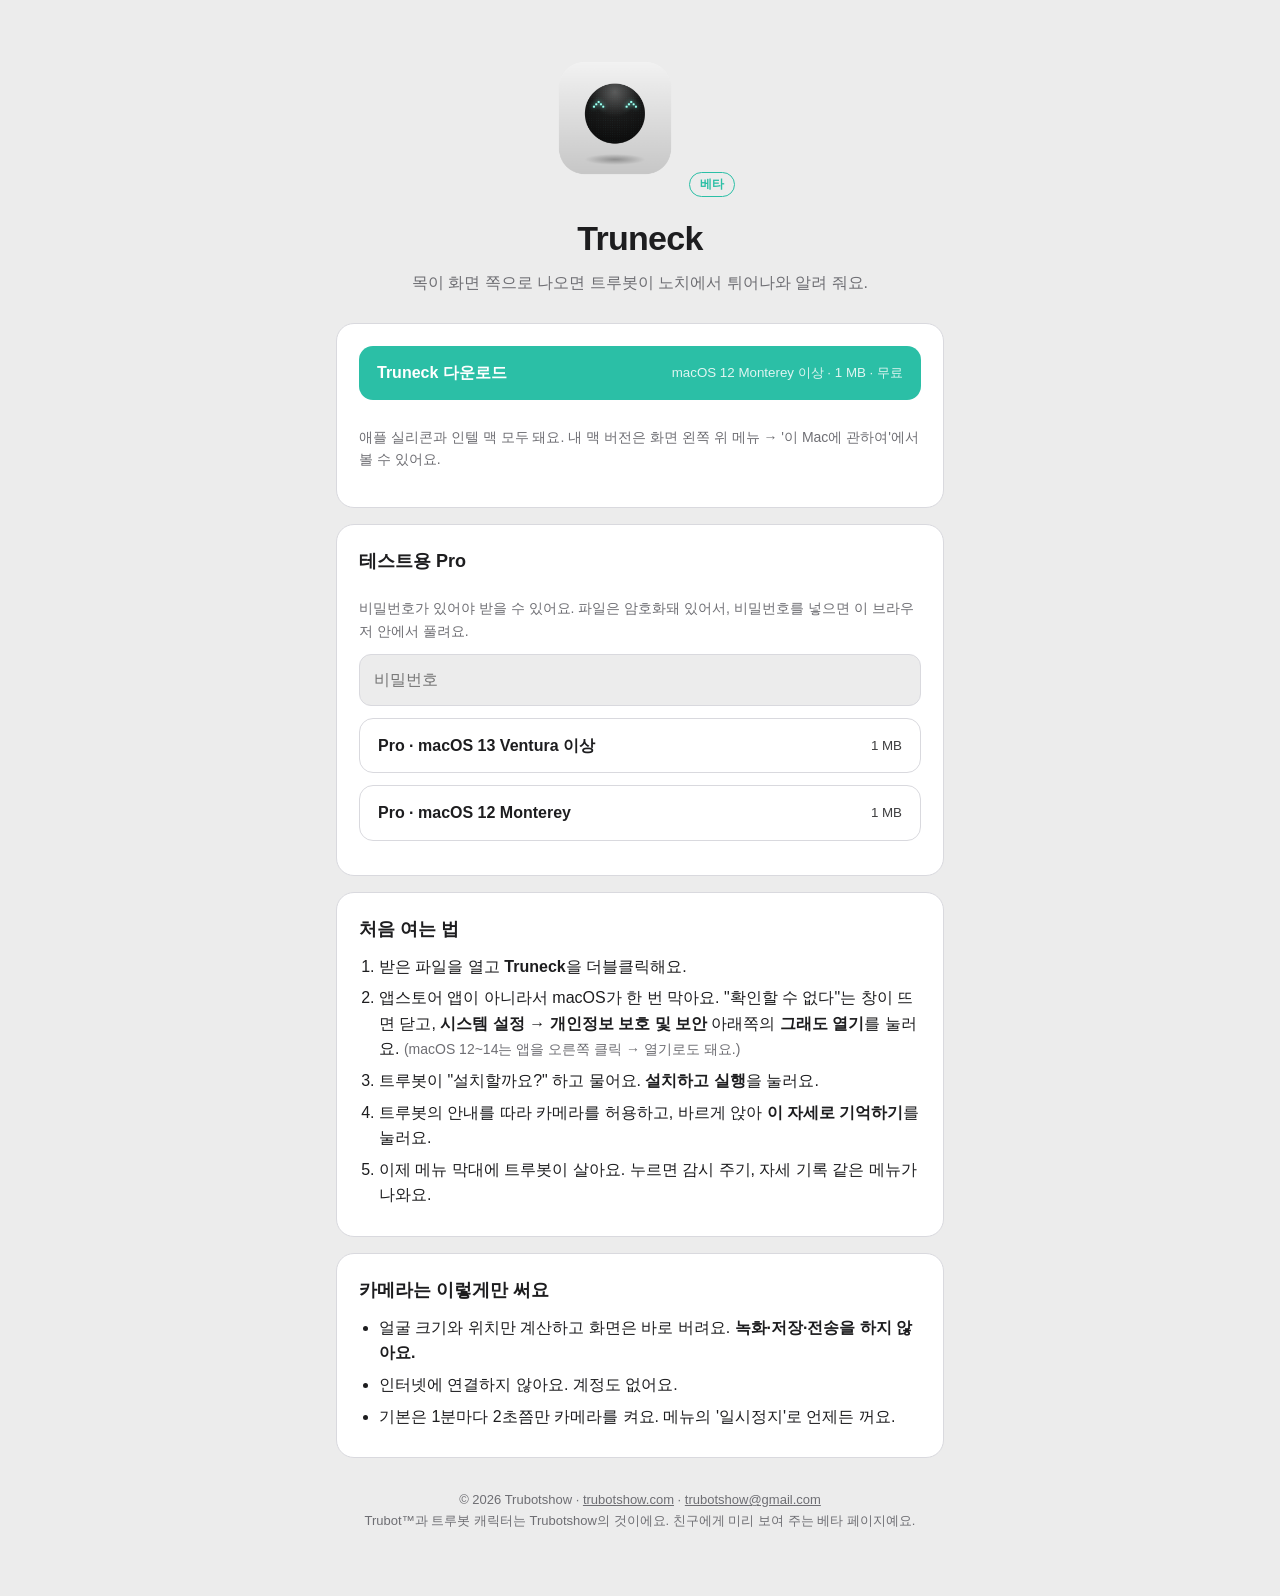
<file: truneck-beta/index.html>
<!DOCTYPE html>
<!-- © 2026 Trubotshow. All rights reserved. Trubot™ and the Trubot character belong to Trubotshow. -->
<html lang="ko">
<head>
<meta charset="utf-8">
<meta name="viewport" content="width=device-width, initial-scale=1">
<title>Truneck 베타 다운로드</title>
<meta name="description" content="트루봇이 지켜 주는 맥용 거북목 알림 앱, Truneck 베타.">
<meta name="robots" content="noindex">
<link rel="icon" type="image/png" href="truneck.png">
<style>
  :root {
    --bg: #ececec; --card: #ffffff; --ink: #1d1d1f; --sub: #6e6e73; --line: #d9d9de;
    --teal: #2bbfa6; --teal-ink: #ffffff;
  }
  @media (prefers-color-scheme: dark) {
    :root:not([data-theme="light"]) { --bg: #1c1c1e; --card: #2c2c2e; --ink: #f5f5f7; --sub: #a1a1a6; --line: #3a3a3c; }
  }
  * { box-sizing: border-box; }
  body { margin: 0; background: var(--bg); color: var(--ink);
    font: 16px/1.6 -apple-system, BlinkMacSystemFont, "Apple SD Gothic Neo", "Pretendard", sans-serif; }
  main { max-width: 640px; margin: 0 auto; padding: 48px 16px 64px; }
  .hero { text-align: center; }
  .hero img { width: 140px; height: 140px; }
  h1 { font-size: 34px; margin: 8px 0 4px; letter-spacing: -0.02em; }
  .tag { color: var(--sub); margin: 0 0 28px; }
  .badge { display: inline-block; font-size: 12px; font-weight: 600; color: var(--teal); border: 1px solid var(--teal);
    border-radius: 999px; padding: 2px 10px; margin-bottom: 6px; }
  .card { background: var(--card); border: 1px solid var(--line); border-radius: 18px; padding: 22px; margin: 16px 0; }
  .dl { display: flex; flex-direction: column; gap: 12px; }
  .btn { display: flex; justify-content: space-between; align-items: center; gap: 12px; text-decoration: none;
    border-radius: 14px; padding: 14px 18px; font-weight: 600; }
  .btn.main { background: var(--teal); color: var(--teal-ink); }
  .btn.alt { border: 1px solid var(--line); color: var(--ink); background: none; font: inherit; font-weight: 600; cursor: pointer; text-align: left; }
  .btn small { font-weight: 400; opacity: .85; }
  h2 { font-size: 18px; margin: 0 0 10px; }
  ol, ul { margin: 0; padding-left: 20px; }
  li { margin: 6px 0; }
  .muted { color: var(--sub); font-size: 14px; }
  footer { text-align: center; color: var(--sub); font-size: 13px; margin-top: 32px; }
  footer a { color: inherit; }
</style>
</head>
<body>
<main>
  <div class="hero">
    <img src="truneck.png" alt="트루봇">
    <div class="badge">베타</div>
    <h1>Truneck</h1>
    <p class="tag">목이 화면 쪽으로 나오면 트루봇이 노치에서 튀어나와 알려 줘요.</p>
  </div>

  <div class="card dl">
    <a class="btn main" href="Truneck-1.0.dmg" download>
      <span>Truneck 다운로드</span><small>macOS 12 Monterey 이상 · 1 MB · 무료</small>
    </a>
    <p class="muted">애플 실리콘과 인텔 맥 모두 돼요. 내 맥 버전은 화면 왼쪽 위  메뉴 → '이 Mac에 관하여'에서 볼 수 있어요.</p>
  </div>

  <div class="card dl">
    <h2>테스트용 Pro</h2>
    <p class="muted" style="margin:0">비밀번호가 있어야 받을 수 있어요. 파일은 암호화돼 있어서, 비밀번호를 넣으면 이 브라우저 안에서 풀려요.</p>
    <input id="pw" type="password" placeholder="비밀번호" autocomplete="off"
      style="font:inherit;padding:12px 14px;border-radius:12px;border:1px solid var(--line);background:var(--bg);color:var(--ink)">
    <button class="btn alt" data-file="pro-macos13.bin" data-name="Truneck-Pro-1.0.dmg"><span>Pro · macOS 13 Ventura 이상</span><small>1 MB</small></button>
    <button class="btn alt" data-file="pro-macos12.bin" data-name="Truneck-Pro-1.0-macOS12.dmg"><span>Pro · macOS 12 Monterey</span><small>1 MB</small></button>
    <p id="msg" class="muted" role="status" style="margin:0"></p>
  </div>

  <div class="card">
    <h2>처음 여는 법</h2>
    <ol>
      <li>받은 파일을 열고 <b>Truneck</b>을 더블클릭해요.</li>
      <li>앱스토어 앱이 아니라서 macOS가 한 번 막아요. "확인할 수 없다"는 창이 뜨면 닫고,
        <b>시스템 설정 → 개인정보 보호 및 보안</b> 아래쪽의 <b>그래도 열기</b>를 눌러요.
        <span class="muted">(macOS 12~14는 앱을 오른쪽 클릭 → 열기로도 돼요.)</span></li>
      <li>트루봇이 "설치할까요?" 하고 물어요. <b>설치하고 실행</b>을 눌러요.</li>
      <li>트루봇의 안내를 따라 카메라를 허용하고, 바르게 앉아 <b>이 자세로 기억하기</b>를 눌러요.</li>
      <li>이제 메뉴 막대에 트루봇이 살아요. 누르면 감시 주기, 자세 기록 같은 메뉴가 나와요.</li>
    </ol>
  </div>

  <div class="card">
    <h2>카메라는 이렇게만 써요</h2>
    <ul>
      <li>얼굴 크기와 위치만 계산하고 화면은 바로 버려요. <b>녹화·저장·전송을 하지 않아요.</b></li>
      <li>인터넷에 연결하지 않아요. 계정도 없어요.</li>
      <li>기본은 1분마다 2초쯤만 카메라를 켜요. 메뉴의 '일시정지'로 언제든 꺼요.</li>
    </ul>
  </div>

  <footer>
    © 2026 Trubotshow · <a href="https://trubotshow.com">trubotshow.com</a> ·
    <a href="mailto:trubotshow@gmail.com">trubotshow@gmail.com</a><br>
    Trubot™과 트루봇 캐릭터는 Trubotshow의 것이에요. 친구에게 미리 보여 주는 베타 페이지예요.
  </footer>
</main>
<script>
// 암호화된 Pro 파일 풀기: salt(16) + nonce(12) + 암호문·tag. 비밀번호 → PBKDF2-SHA256(60만 번) → AES-256-GCM
// 비밀번호는 이 페이지 어디에도 적혀 있지 않다. 틀리면 풀리지 않을 뿐
document.querySelectorAll("button[data-file]").forEach(function (b) {
  b.addEventListener("click", async function () {
    var msg = document.getElementById("msg"), pw = document.getElementById("pw").value;
    if (!pw) { msg.textContent = "비밀번호를 넣어 주세요."; return; }
    msg.textContent = "푸는 중…";
    try {
      var buf = new Uint8Array(await (await fetch(b.dataset.file, { cache: "no-store" })).arrayBuffer());
      var base = await crypto.subtle.importKey("raw", new TextEncoder().encode(pw), "PBKDF2", false, ["deriveKey"]);
      var key = await crypto.subtle.deriveKey({ name: "PBKDF2", salt: buf.slice(0, 16), iterations: 600000, hash: "SHA-256" },
        base, { name: "AES-GCM", length: 256 }, false, ["decrypt"]);
      var plain = await crypto.subtle.decrypt({ name: "AES-GCM", iv: buf.slice(16, 28) }, key, buf.slice(28));
      var a = document.createElement("a");
      a.href = URL.createObjectURL(new Blob([plain], { type: "application/x-apple-diskimage" }));
      a.download = b.dataset.name;
      document.body.appendChild(a); a.click(); a.remove();
      msg.textContent = "받기 시작했어요: " + b.dataset.name;
    } catch (e) {
      msg.textContent = "비밀번호가 맞지 않아요.";
    }
  });
});
</script>
</body>
</html>
</file>
